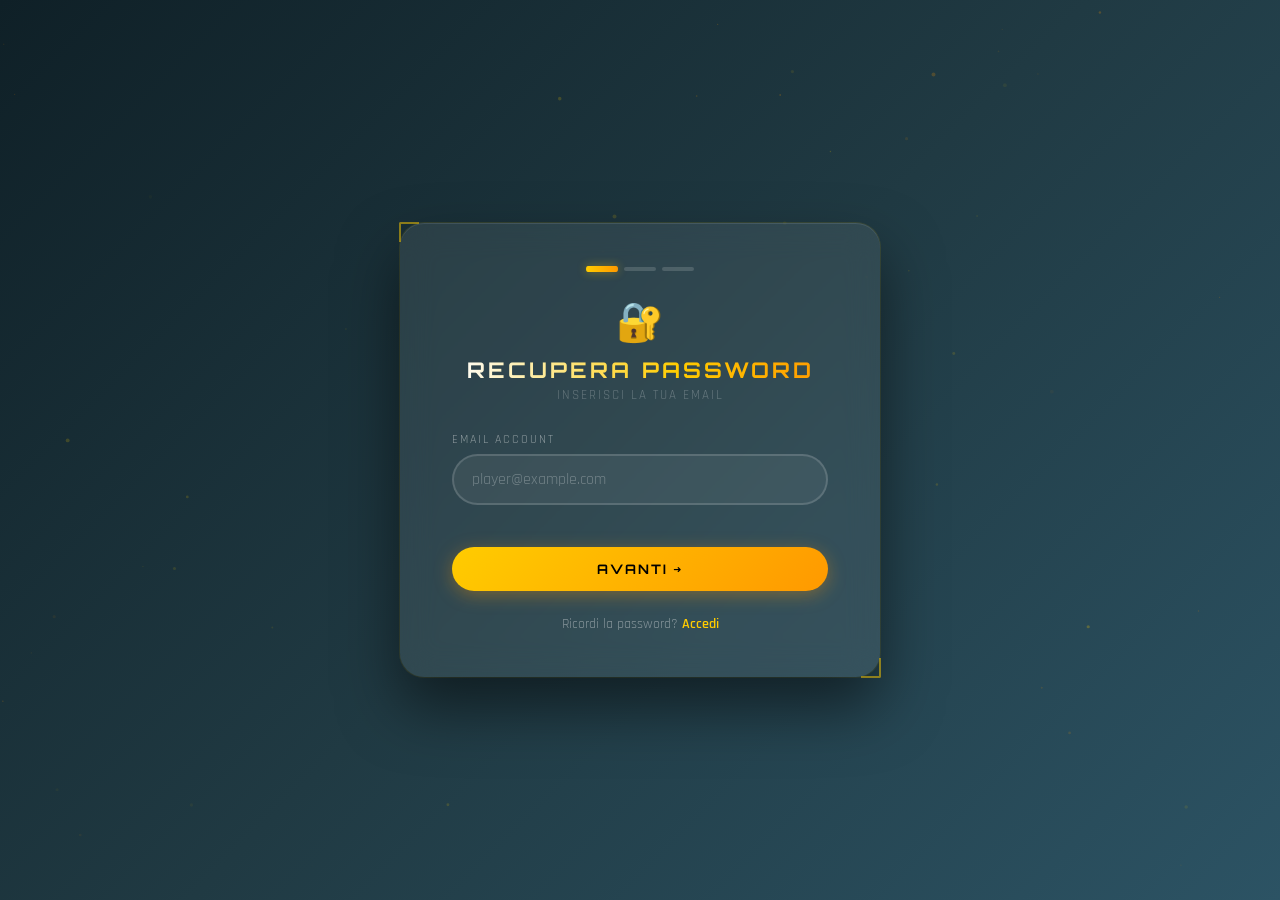
<file: target/GiocoF/forgot-password.html>
<!DOCTYPE html>
<html lang="it">
<head>
<meta charset="UTF-8"/>
<meta name="viewport" content="width=device-width, initial-scale=1.0"/>
<title>Racing Giulio Kart — Recupera Password</title>
<link href="https://fonts.googleapis.com/css2?family=Orbitron:wght@400;700;900&family=Rajdhani:wght@300;400;600&display=swap" rel="stylesheet"/>
<style>
  *, *::before, *::after { box-sizing: border-box; margin: 0; padding: 0; }

  html, body {
    width: 100%; min-height: 100vh;
    font-family: 'Rajdhani', sans-serif;
    overflow-x: hidden;
  }

  body {
    display: flex;
    justify-content: center;
    align-items: center;
    min-height: 100vh;
    background: linear-gradient(135deg, #0f2027, #203a43, #2c5364);
    padding: 32px 16px;
  }

  #bgCanvas {
    position: fixed;
    inset: 0;
    width: 100%;
    height: 100%;
    pointer-events: none;
    z-index: 0;
  }

  .card {
    position: relative;
    z-index: 1;
    background: rgba(255,255,255,0.08);
    backdrop-filter: blur(16px);
    border-radius: 24px;
    padding: 44px 52px;
    width: 90%;
    max-width: 480px;
    text-align: center;
    box-shadow:
      0 30px 60px rgba(0,0,0,0.5),
      0 0 0 1px rgba(255,204,0,0.12),
      inset 0 1px 0 rgba(255,255,255,0.1);
    color: #fff;
    animation: cardIn 0.55s cubic-bezier(0.16,1,0.3,1) both;
  }

  @keyframes cardIn {
    from { opacity:0; transform:translateY(28px) scale(0.97); }
    to   { opacity:1; transform:translateY(0) scale(1); }
  }

  .card::before, .card::after {
    content: '';
    position: absolute;
    width: 20px; height: 20px;
    border-color: #ffcc00;
    border-style: solid;
    opacity: 0.5;
  }
  .card::before { top: -1px; left: -1px; border-width: 2px 0 0 2px; border-radius: 2px 0 0 0; }
  .card::after  { bottom: -1px; right: -1px; border-width: 0 2px 2px 0; border-radius: 0 0 2px 0; }

  .step-icon {
    font-size: 2.4em;
    margin-bottom: 8px;
    display: block;
    animation: iconBounce 0.5s cubic-bezier(0.34,1.56,0.64,1);
  }
  @keyframes iconBounce {
    from { transform: scale(0.5); opacity: 0; }
    to   { transform: scale(1);   opacity: 1; }
  }

  h1 {
    font-family: 'Orbitron', monospace;
    font-size: 1.35em;
    letter-spacing: 3px;
    margin-bottom: 4px;
    background: linear-gradient(90deg, #fff 0%, #ffcc00 60%, #ff9900 100%);
    -webkit-background-clip: text;
    -webkit-text-fill-color: transparent;
    background-clip: text;
  }

  .subtitle {
    opacity: 0.5;
    font-size: 0.82em;
    letter-spacing: 2px;
    margin-bottom: 28px;
    text-transform: uppercase;
    color: #fff;
    -webkit-text-fill-color: rgba(255,255,255,0.5);
  }

  .progress {
    display: flex;
    gap: 6px;
    margin-bottom: 28px;
    justify-content: center;
  }
  .progress-dot {
    width: 32px; height: 4px;
    border-radius: 2px;
    background: rgba(255,255,255,0.15);
    transition: background 0.3s, transform 0.3s;
  }
  .progress-dot.active {
    background: linear-gradient(90deg, #ffcc00, #ff9900);
    transform: scaleY(1.5);
    box-shadow: 0 0 8px rgba(255,204,0,0.4);
  }
  .progress-dot.done {
    background: rgba(255,204,0,0.4);
  }

  .field { margin-bottom: 18px; text-align: left; }
  .field label {
    display: block;
    font-size: 0.76em;
    letter-spacing: 2px;
    color: rgba(255,255,255,0.45);
    margin-bottom: 7px;
    text-transform: uppercase;
  }
  .field input, .field select {
    width: 100%;
    padding: 13px 18px;
    border-radius: 30px;
    border: 2px solid rgba(255,255,255,0.15);
    background: rgba(255,255,255,0.06);
    color: #fff;
    font-family: 'Rajdhani', sans-serif;
    font-size: 1em;
    outline: none;
    transition: border-color 0.2s, background 0.2s, box-shadow 0.2s;
    appearance: none;
  }
  .field select option { background: #1a2a3a; color: #fff; }
  .field input::placeholder { color: rgba(255,255,255,0.28); }
  .field input:focus, .field select:focus {
    border-color: #ffcc00;
    background: rgba(255,204,0,0.06);
    box-shadow: 0 0 0 3px rgba(255,204,0,0.12);
  }

  .domanda-badge {
    display: inline-block;
    background: rgba(255,204,0,0.12);
    border: 1px solid rgba(255,204,0,0.3);
    border-radius: 20px;
    padding: 5px 14px;
    font-size: 0.72em;
    letter-spacing: 1px;
    color: #ffcc00;
    margin-bottom: 16px;
    font-family: 'Orbitron', monospace;
  }

  .domanda-testo {
    background: rgba(255,255,255,0.06);
    border: 1px solid rgba(255,255,255,0.1);
    border-left: 3px solid #ffcc00;
    border-radius: 0 12px 12px 0;
    padding: 12px 16px;
    margin-bottom: 14px;
    text-align: left;
    font-size: 0.95em;
    color: rgba(255,255,255,0.88);
    font-style: italic;
    line-height: 1.4;
  }

  .strength-bar { display: flex; gap: 5px; margin-top: 8px; padding: 0 4px; }
  .strength-bar div { flex:1; height:3px; border-radius:2px; background:rgba(255,255,255,0.12); transition:background 0.3s; }
  .strength-label { font-size:0.72em; color:rgba(255,255,255,0.38); margin-top:4px; text-align:right; padding:0 4px; letter-spacing:1px; }

  .pwd-wrap { position: relative; }
  .pwd-wrap input { padding-right: 48px !important; }
  .pwd-toggle {
    position: absolute;
    right: 14px;
    top: 50%;
    transform: translateY(-50%);
    background: none;
    border: none;
    cursor: pointer;
    color: rgba(255,255,255,0.4);
    padding: 4px;
    transition: color 0.2s;
    display: flex;
    align-items: center;
    justify-content: center;
  }
  .pwd-toggle:hover { color: #ffcc00; }

  .btn-primary {
    margin-top: 6px;
    padding: 14px 40px;
    background: linear-gradient(135deg, #ffcc00, #ff9900);
    color: #000;
    font-family: 'Orbitron', monospace;
    font-size: 0.82em;
    font-weight: 700;
    letter-spacing: 2px;
    border: none;
    border-radius: 30px;
    cursor: pointer;
    width: 100%;
    transition: transform 0.2s, opacity 0.2s, box-shadow 0.2s;
    box-shadow: 0 4px 18px rgba(255,153,0,0.35);
    position: relative;
    overflow: hidden;
  }
  .btn-primary::before {
    content: '';
    position: absolute;
    top: 0; left: -60%;
    width: 40%; height: 100%;
    background: linear-gradient(90deg, transparent, rgba(255,255,255,0.22), transparent);
    transform: skewX(-20deg);
    transition: left 0.5s ease;
  }
  .btn-primary:hover::before { left: 130%; }
  .btn-primary:hover { transform: translateY(-2px); box-shadow: 0 8px 26px rgba(255,153,0,0.5); }
  .btn-primary:active { transform: scale(0.98); }
  .btn-primary:disabled { opacity: 0.55; cursor: not-allowed; transform: none; }

  .errore {
    color: #ff6b6b;
    font-size: 0.85em;
    margin-top: 10px;
    min-height: 18px;
    padding: 0 4px;
    text-align: left;
  }

  /* Box errore evidenziato per risposte sbagliate */
  .errore-box {
    background: rgba(255,107,107,0.1);
    border: 1px solid rgba(255,107,107,0.4);
    border-radius: 10px;
    padding: 12px 16px;
    margin-top: 10px;
    text-align: center;
    color: #ff6b6b;
    font-size: 0.88em;
    display: none;
  }
  .errore-box.on { display: block; }

  /* Evidenzia i campi sbagliati */
  input.sbagliato {
    border-color: #ff6b6b !important;
    background: rgba(255,107,107,0.06) !important;
    animation: shake 0.35s ease;
  }
  @keyframes shake {
    0%,100% { transform: translateX(0); }
    25%      { transform: translateX(-6px); }
    75%      { transform: translateX(6px); }
  }

  .successo-box {
    background: rgba(0,255,136,0.08);
    border: 1px solid rgba(0,255,136,0.3);
    border-radius: 12px;
    padding: 20px;
    margin-top: 8px;
    text-align: center;
  }
  .successo-box .ico { font-size: 2.5em; display: block; margin-bottom: 8px; }
  .successo-box p { color: #00ff88; font-size: 0.95em; line-height: 1.5; }

  .footer-link {
    margin-top: 24px;
    font-size: 0.86em;
    color: rgba(255,255,255,0.4);
  }
  .footer-link a {
    color: #ffcc00;
    text-decoration: none;
    font-weight: 600;
    transition: opacity 0.2s;
  }
  .footer-link a:hover { opacity: 0.75; }

  .step { display: none; animation: stepIn 0.35s ease both; }
  .step.active { display: block; }
  @keyframes stepIn {
    from { opacity: 0; transform: translateX(12px); }
    to   { opacity: 1; transform: translateX(0); }
  }

  .hint-parola {
    font-size: 0.7em;
    color: rgba(255,204,0,0.55);
    margin-top: 5px;
    padding: 0 6px;
    display: flex;
    align-items: center;
    gap: 4px;
  }

  /* Contatore tentativi rimasti */
  .tentativi-badge {
    display: inline-block;
    margin-top: 8px;
    font-size: 0.74em;
    color: rgba(255,204,0,0.7);
    letter-spacing: 1px;
  }
</style>
</head>
<body>

<canvas id="bgCanvas"></canvas>

<div class="card">
  <div class="progress">
    <div class="progress-dot active" id="dot1"></div>
    <div class="progress-dot"        id="dot2"></div>
    <div class="progress-dot"        id="dot3"></div>
  </div>

  <!-- ═══ STEP 1 — Email ═══ -->
  <div class="step active" id="step1">
    <span class="step-icon">🔐</span>
    <h1>RECUPERA PASSWORD</h1>
    <div class="subtitle">Inserisci la tua email</div>

    <div class="field">
      <label>Email account</label>
      <input type="email" id="emailInput" placeholder="player@example.com"
             autocomplete="email" onkeydown="if(event.key==='Enter')cercaDomande()"/>
    </div>

    <div class="errore" id="err1"></div>

    <button class="btn-primary" id="btn1" onclick="cercaDomande()">
      AVANTI ➜
    </button>

    <div class="footer-link">
      Ricordi la password? <a href="javascript:history.back()">Accedi</a>
    </div>
  </div>

  <!-- ═══ STEP 2 — Verifica risposte ═══ -->
  <div class="step" id="step2">
    <span class="step-icon">🛡️</span>
    <h1>VERIFICA IDENTITÀ</h1>
    <div class="subtitle">Rispondi con una sola parola</div>

    <div class="domanda-badge">DOMANDA 1 DI 2</div>
    <div class="domanda-testo" id="domanda1Testo">—</div>
    <div class="field">
      <label>La tua risposta</label>
      <input type="text" id="risp1Input" placeholder="Una sola parola..."
             maxlength="40" autocomplete="off"
             oninput="validaParola(this); pulisciErroreRisposte();"
             onkeydown="if(event.key==='Enter')verificaRisposte()"/>
      <div class="hint-parola">⚡ Solo una parola, senza spazi</div>
    </div>

    <div style="margin-top:8px;" class="domanda-badge">DOMANDA 2 DI 2</div>
    <div class="domanda-testo" id="domanda2Testo">—</div>
    <div class="field">
      <label>La tua risposta</label>
      <input type="text" id="risp2Input" placeholder="Una sola parola..."
             maxlength="40" autocomplete="off"
             oninput="validaParola(this); pulisciErroreRisposte();"
             onkeydown="if(event.key==='Enter')verificaRisposte()"/>
      <div class="hint-parola">⚡ Solo una parola, senza spazi</div>
    </div>

    <!-- Errore risposte sbagliate — ben visibile -->
    <div class="errore-box" id="errBoxRisposte">
      ❌ Risposte errate — riprova
      <div class="tentativi-badge" id="tentativiRimasti"></div>
    </div>

    <div class="errore" id="err2"></div>

    <button class="btn-primary" id="btn2" onclick="verificaRisposte()">
      VERIFICA ➜
    </button>
  </div>

  <!-- ═══ STEP 3 — Nuova password ═══ -->
  <div class="step" id="step3">
    <span class="step-icon">🔑</span>
    <h1>NUOVA PASSWORD</h1>
    <div class="subtitle">Scegli una nuova password</div>

    <div class="field">
      <label>Nuova password</label>
      <div class="pwd-wrap">
        <input type="password" id="nuovaPass" placeholder="Min. 6 caratteri"
               oninput="checkStrength(this.value)"/>
        <button type="button" class="pwd-toggle" onclick="togglePwd('nuovaPass',this)" tabindex="-1" title="Mostra/nascondi password">
          <svg width="20" height="20" viewBox="0 0 24 24" fill="none" stroke="currentColor" stroke-width="2" stroke-linecap="round" stroke-linejoin="round"><path d="M1 12s4-8 11-8 11 8 11 8-4 8-11 8-11-8-11-8z"/><circle cx="12" cy="12" r="3"/></svg>
        </button>
      </div>
      <div class="strength-bar">
        <div id="sb1"></div><div id="sb2"></div><div id="sb3"></div><div id="sb4"></div>
      </div>
      <div class="strength-label" id="sbLabel"></div>
    </div>
    <div class="field">
      <label>Conferma password</label>
      <div class="pwd-wrap">
        <input type="password" id="confermaPass" placeholder="Ripeti la password"
               onkeydown="if(event.key==='Enter')resetPassword()"/>
        <button type="button" class="pwd-toggle" onclick="togglePwd('confermaPass',this)" tabindex="-1" title="Mostra/nascondi password">
          <svg width="20" height="20" viewBox="0 0 24 24" fill="none" stroke="currentColor" stroke-width="2" stroke-linecap="round" stroke-linejoin="round"><path d="M1 12s4-8 11-8 11 8 11 8-4 8-11 8-11-8-11-8z"/><circle cx="12" cy="12" r="3"/></svg>
        </button>
      </div>
    </div>

    <div class="errore" id="err3"></div>

    <button class="btn-primary" id="btn3" onclick="resetPassword()">
      SALVA PASSWORD ➜
    </button>
  </div>

  <!-- ═══ STEP 4 — Successo ═══ -->
  <div class="step" id="step4">
    <span class="step-icon">🏁</span>
    <h1>FATTO!</h1>
    <div class="subtitle">Password aggiornata</div>
    <div class="successo-box">
      <span class="ico">✅</span>
      <p>La tua password è stata aggiornata con successo!<br>
         Ora puoi accedere al gioco con la nuova password.</p>
    </div>
    <button class="btn-primary" style="margin-top:24px;" onclick="window.location.href='login.html'">
      🏎️ TORNA AL LOGIN
    </button>
  </div>
</div>

<script>
// ── State ────────────────────────────────────────────────────────────────────
let _email = '';
let _domanda1 = '', _domanda2 = '';
// Contatore tentativi sbagliati per lo step 2
let _tentativiFalliti = 0;
const MAX_TENTATIVI = 5;

// ── Toggle password visibility ───────────────────────────────────────────────
function togglePwd(id, btn) {
  const inp = document.getElementById(id);
  const isHidden = inp.type === 'password';
  inp.type = isHidden ? 'text' : 'password';
  const svg = btn.querySelector('svg');
  if (isHidden) {
    svg.innerHTML = '<path d="M17.94 17.94A10.07 10.07 0 0 1 12 20c-7 0-11-8-11-8a18.45 18.45 0 0 1 5.06-5.94"/><path d="M9.9 4.24A9.12 9.12 0 0 1 12 4c7 0 11 8 11 8a18.5 18.5 0 0 1-2.16 3.19"/><line x1="1" y1="1" x2="23" y2="23"/>';
  } else {
    svg.innerHTML = '<path d="M1 12s4-8 11-8 11 8 11 8-4 8-11 8-11-8-11-8z"/><circle cx="12" cy="12" r="3"/>';
  }
}

// ── Helpers ──────────────────────────────────────────────────────────────────
function goStep(n) {
  document.querySelectorAll('.step').forEach((s,i) => s.classList.toggle('active', i === n - 1));
  const dots = ['dot1','dot2','dot3'];
  dots.forEach((id, i) => {
    const el = document.getElementById(id);
    el.classList.toggle('active', i === n - 1);
    el.classList.toggle('done',   i <  n - 1);
  });
}

function validaParola(input) {
  input.value = input.value.replace(/\s/g, '');
}

function pulisciErroreRisposte() {
  document.getElementById('errBoxRisposte').classList.remove('on');
  document.getElementById('risp1Input').classList.remove('sbagliato');
  document.getElementById('risp2Input').classList.remove('sbagliato');
}

function checkStrength(val) {
  const bars  = ['sb1','sb2','sb3','sb4'].map(id => document.getElementById(id));
  const label = document.getElementById('sbLabel');
  const colors = ['#ff6b6b','#ff9900','#ffcc00','#00ff88'];
  const labels = ['DEBOLE','DISCRETA','BUONA','OTTIMA'];
  let score = 0;
  if (val.length >= 6)  score++;
  if (val.length >= 10) score++;
  if (/[A-Z]/.test(val) && /[0-9]/.test(val)) score++;
  if (/[^A-Za-z0-9]/.test(val)) score++;
  bars.forEach((b, i) => { b.style.background = i < score ? colors[score - 1] : 'rgba(255,255,255,0.12)'; });
  label.textContent = val.length > 0 ? (labels[score - 1] || '') : '';
  label.style.color = score > 0 ? colors[score - 1] : 'rgba(255,255,255,0.38)';
}

function setLoading(btnId, loading, testo) {
  const btn = document.getElementById(btnId);
  btn.disabled = loading;
  btn.textContent = loading ? 'ATTENDERE...' : testo;
}

// ── Step 1: cerca domande per email ─────────────────────────────────────────
async function cercaDomande() {
  const email = document.getElementById('emailInput').value.trim();
  const err   = document.getElementById('err1');
  err.textContent = '';
  if (!email) { err.textContent = 'Inserisci la tua email.'; return; }

  setLoading('btn1', true, 'AVANTI ➜');
  try {
    const res  = await fetch('/GetDomandeSicurezza?email=' + encodeURIComponent(email));
    const data = await res.json();
    if (data.ok) {
      _email    = email;
      _domanda1 = data.domanda1;
      _domanda2 = data.domanda2;
      _tentativiFalliti = 0;
      document.getElementById('domanda1Testo').textContent = _domanda1;
      document.getElementById('domanda2Testo').textContent = _domanda2;
      // Pulisci i campi risposta
      document.getElementById('risp1Input').value = '';
      document.getElementById('risp2Input').value = '';
      pulisciErroreRisposte();
      document.getElementById('err2').textContent = '';
      goStep(2);
    } else {
      err.textContent = data.errore || 'Errore nella ricerca account.';
    }
  } catch(e) {
    err.textContent = 'Errore di connessione al server.';
  }
  setLoading('btn1', false, 'AVANTI ➜');
}

// ── Step 2: verifica risposte contro il server ───────────────────────────────
// La verifica avviene QUI, prima di mostrare lo step 3.
// In questo modo l'utente non può mai arrivare alla nuova password
// se le risposte sono sbagliate.
async function verificaRisposte() {
  const r1  = document.getElementById('risp1Input').value.trim().toLowerCase();
  const r2  = document.getElementById('risp2Input').value.trim().toLowerCase();
  const err = document.getElementById('err2');
  err.textContent = '';
  pulisciErroreRisposte();

  if (!r1 || !r2) { err.textContent = 'Inserisci entrambe le risposte.'; return; }
  if (r1.includes(' ')) { err.textContent = 'La risposta 1 deve essere una sola parola.'; return; }
  if (r2.includes(' ')) { err.textContent = 'La risposta 2 deve essere una sola parola.'; return; }

  // Troppi tentativi: blocca il form
  if (_tentativiFalliti >= MAX_TENTATIVI) {
    mostraErroreRisposte('Troppi tentativi errati. Ricarica la pagina e riprova.', true);
    return;
  }

  setLoading('btn2', true, 'VERIFICA ➜');

  try {
    // Chiamata al server per verificare le risposte SENZA cambiare la password.
    // Inviamo una password temporanea identica a quella attuale (il server
    // verifica le risposte e fallisce sul cambio password solo se corrette
    // ma password non valida) — meglio: aggiungiamo un endpoint dedicato.
    //
    // Dato che ResetPasswordServlet verifica prima le risposte e poi cambia
    // la password, possiamo sfruttarlo inviando una password fittizia di 6
    // caratteri: se risponde "Risposte errate" le risposte sono sbagliate;
    // se risponde "ok:true" o qualsiasi altro errore NON relativo alle risposte,
    // le risposte sono corrette e passiamo allo step 3.
    //
    // In alternativa ottimale (se si aggiunge VerificaRisposteServlet al backend):
    //   const res = await fetch('/VerificaRisposte', { method:'POST', ... });
    //
    // Con l'attuale backend usiamo ResetPassword con password placeholder:
    const params = new URLSearchParams();
    params.append('email',         _email);
    params.append('risposta1',     r1);
    params.append('risposta2',     r2);
    params.append('nuovaPassword', '__VERIFICA_ONLY__PLACEHOLDER__'); // placeholder non valido

    const res  = await fetch('/ResetPassword', {
      method: 'POST',
      headers: { 'Content-Type': 'application/x-www-form-urlencoded' },
      body: params.toString()
    });
    const data = await res.json();

    if (data.ok) {
      // Caso improbabile: placeholder accettato — ok comunque, le risposte sono corrette
      // Salviamo le risposte verificate e andiamo allo step 3
      window._r1 = r1;
      window._r2 = r2;
      _tentativiFalliti = 0;
      goStep(3);
    } else {
      const errMsg = (data.errore || '').toLowerCase();

      if (errMsg.includes('risposte errate') || errMsg.includes('risposta')) {
        // ❌ Risposte sbagliate: resta sullo step 2 e mostra l'errore
        _tentativiFalliti++;
        const rimasti = MAX_TENTATIVI - _tentativiFalliti;
        mostraErroreRisposte(
          rimasti > 0
            ? `❌ Risposte errate — ti rimangono ${rimasti} tentativi`
            : '🚫 Troppi tentativi. Ricarica la pagina.',
          rimasti <= 0
        );
        // Evidenzia i campi
        document.getElementById('risp1Input').classList.add('sbagliato');
        document.getElementById('risp2Input').classList.add('sbagliato');
        // Svuota i campi per costringere a reinserire
        document.getElementById('risp1Input').value = '';
        document.getElementById('risp2Input').value = '';
      } else if (errMsg.includes('password') && errMsg.includes('6')) {
        // Il placeholder non è valido (meno di 6 caratteri) MA le risposte sono corrette
        // → passiamo allo step 3
        window._r1 = r1;
        window._r2 = r2;
        _tentativiFalliti = 0;
        goStep(3);
      } else {
        // Altro errore (account non trovato, Google, ecc.)
        err.textContent = data.errore || 'Errore verifica.';
      }
    }
  } catch(e) {
    err.textContent = 'Errore di connessione al server.';
  }

  setLoading('btn2', false, 'VERIFICA ➜');
}

function mostraErroreRisposte(messaggio, disabilita) {
  const box = document.getElementById('errBoxRisposte');
  box.innerHTML = messaggio;
  box.classList.add('on');
  if (disabilita) {
    document.getElementById('btn2').disabled = true;
    document.getElementById('risp1Input').disabled = true;
    document.getElementById('risp2Input').disabled = true;
  }
}

// ── Step 3: reset password ───────────────────────────────────────────────────
async function resetPassword() {
  const nuova    = document.getElementById('nuovaPass').value.trim();
  const conferma = document.getElementById('confermaPass').value.trim();
  const err      = document.getElementById('err3');
  err.textContent = '';

  if (nuova.length < 6)   { err.textContent = 'La password deve essere almeno 6 caratteri.'; return; }
  if (nuova !== conferma) { err.textContent = 'Le password non coincidono.'; return; }

  setLoading('btn3', true, 'SALVA PASSWORD ➜');
  try {
    const params = new URLSearchParams();
    params.append('email',         _email);
    params.append('risposta1',     window._r1);
    params.append('risposta2',     window._r2);
    params.append('nuovaPassword', nuova);

    const res  = await fetch('/ResetPassword', {
      method: 'POST',
      headers: { 'Content-Type': 'application/x-www-form-urlencoded' },
      body: params.toString()
    });
    const data = await res.json();

    if (data.ok) {
      document.querySelector('.progress').style.display = 'none';
      goStep(4);
    } else {
      // Se per qualche motivo le risposte sono ora rifiutate (es. sessione scaduta)
      // rimanda allo step 2
      if ((data.errore || '').toLowerCase().includes('risposte')) {
        err.textContent = '';
        alert('Sessione scaduta. Ricomincia dal principio.');
        window.location.reload();
      } else {
        err.textContent = data.errore || 'Errore aggiornamento password.';
      }
    }
  } catch(e) {
    err.textContent = 'Errore di connessione al server.';
  }
  setLoading('btn3', false, 'SALVA PASSWORD ➜');
}

// ── Sfondo particelle ────────────────────────────────────────────────────────
(function() {
  const cv  = document.getElementById('bgCanvas');
  const ctx = cv.getContext('2d');
  cv.width  = window.innerWidth;
  cv.height = window.innerHeight;
  window.addEventListener('resize', () => { cv.width = window.innerWidth; cv.height = window.innerHeight; });

  function mkP() {
    return { x: Math.random()*cv.width, y: Math.random()*cv.height,
             r: 0.5+Math.random()*1.5, vx: (Math.random()-0.5)*0.3, vy: -0.2-Math.random()*0.4,
             alpha: 0.08+Math.random()*0.25, color: Math.random()>0.5?'#ffcc00':'#ff9900' };
  }
  const parts = Array.from({length:55}, mkP);

  (function loop() {
    ctx.clearRect(0, 0, cv.width, cv.height);
    parts.forEach(p => {
      ctx.beginPath(); ctx.arc(p.x, p.y, p.r, 0, Math.PI*2);
      ctx.fillStyle = p.color; ctx.globalAlpha = p.alpha; ctx.fill(); ctx.globalAlpha = 1;
      p.x += p.vx; p.y += p.vy; p.alpha -= 0.002;
      if (p.alpha <= 0 || p.y < 0) Object.assign(p, mkP());
    });
    requestAnimationFrame(loop);
  })();
})();
</script>
</body>
</html>
</file>
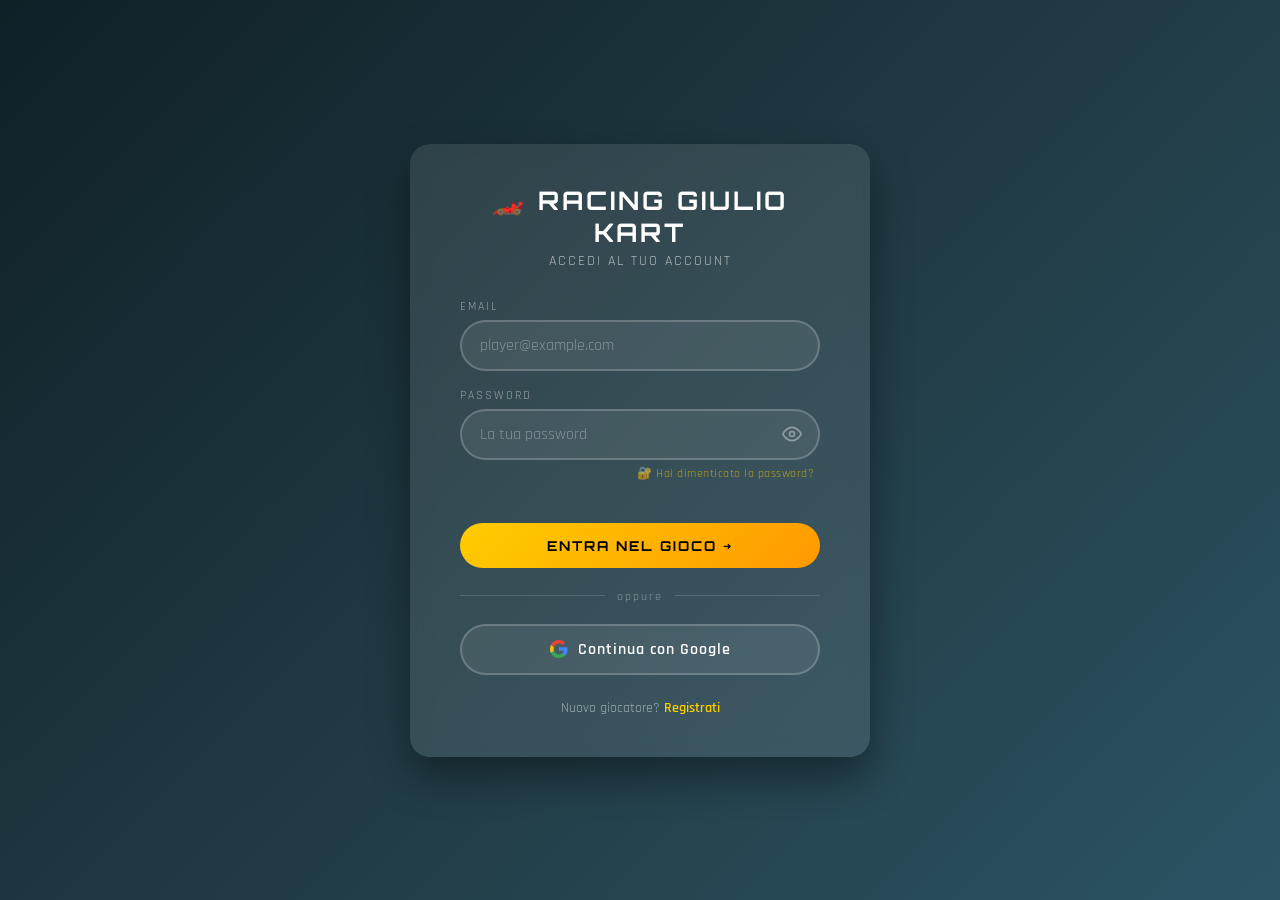
<file: target/GiocoF/login.html>
<!DOCTYPE html>
<html lang="it">
<head>
<meta charset="UTF-8"/>
<meta name="viewport" content="width=device-width, initial-scale=1.0"/>
<title>Racing Giulio Kart — Login</title>
<link href="https://fonts.googleapis.com/css2?family=Orbitron:wght@400;700;900&family=Rajdhani:wght@300;400;600&display=swap" rel="stylesheet"/>
<style>
  *, *::before, *::after { box-sizing: border-box; margin: 0; padding: 0; }

  html, body {
    width: 100%; height: 100vh;
    margin: 0; padding: 0; overflow: hidden;
    font-family: 'Rajdhani', sans-serif;
  }

  body {
    display: flex;
    justify-content: center;
    align-items: center;
    background: linear-gradient(135deg, #0f2027, #203a43, #2c5364);
  }

  .card {
    background: rgba(255,255,255,0.1);
    backdrop-filter: blur(10px);
    border-radius: 20px;
    padding: 40px 50px;
    width: 90%;
    max-width: 460px;
    text-align: center;
    box-shadow: 0 20px 40px rgba(0,0,0,0.4);
    color: #fff;
  }

  .card h1 {
    font-family: 'Orbitron', monospace;
    font-size: 1.6em;
    margin-bottom: 4px;
    letter-spacing: 3px;
  }

  .subtitle {
    opacity: 0.6;
    font-size: 0.85em;
    letter-spacing: 2px;
    margin-bottom: 28px;
    text-transform: uppercase;
  }

  .field { margin-bottom: 16px; text-align: left; }
  .field label {
    display: block;
    font-size: 0.78em;
    letter-spacing: 2px;
    color: rgba(255,255,255,0.5);
    margin-bottom: 6px;
    text-transform: uppercase;
  }
  .field input {
    width: 100%;
    padding: 13px 18px;
    border-radius: 30px;
    border: 2px solid rgba(255,255,255,0.2);
    background: rgba(255,255,255,0.08);
    color: #fff;
    font-family: 'Rajdhani', sans-serif;
    font-size: 1em;
    outline: none;
    transition: border-color 0.2s, background 0.2s;
  }
  .field input::placeholder { color: rgba(255,255,255,0.35); }
  .field input:focus { border-color: #ffcc00; background: rgba(255,204,0,0.06); }

  /* Password toggle */
  .pwd-wrap { position: relative; }
  .pwd-wrap input { padding-right: 48px; }
  .pwd-toggle {
    position: absolute;
    right: 14px;
    top: 50%;
    transform: translateY(-50%);
    background: none;
    border: none;
    cursor: pointer;
    color: rgba(255,255,255,0.4);
    font-size: 1.1em;
    line-height: 1;
    padding: 4px;
    transition: color 0.2s;
    display: flex;
    align-items: center;
    justify-content: center;
  }
  .pwd-toggle:hover { color: #ffcc00; }

  /* Link "dimentica password" sotto il campo password */
  .forgot-link {
    display: block;
    text-align: right;
    margin-top: 6px;
    padding-right: 6px;
    font-size: 0.76em;
    color: rgba(255,204,0,0.65);
    text-decoration: none;
    letter-spacing: 0.5px;
    transition: color 0.2s;
  }
  .forgot-link:hover { color: #ffcc00; }

  .btn-primary {
    margin-top: 8px;
    padding: 14px 40px;
    background: linear-gradient(135deg, #ffcc00, #ff9900);
    color: #000;
    font-family: 'Orbitron', monospace;
    font-size: 0.85em;
    font-weight: 700;
    letter-spacing: 2px;
    border: none;
    border-radius: 30px;
    cursor: pointer;
    width: 100%;
    transition: transform 0.2s, opacity 0.2s;
  }
  .btn-primary:hover { transform: translateY(-2px); }
  .btn-primary:active { transform: scale(0.98); }
  .btn-primary:disabled { opacity: 0.6; cursor: not-allowed; transform: none; }

  .separator {
    display: flex; align-items: center; gap: 12px;
    margin: 20px 0;
  }
  .separator-line { flex: 1; height: 1px; background: rgba(255,255,255,0.15); }
  .separator-text { font-size: 0.78em; color: rgba(255,255,255,0.4); letter-spacing: 2px; }

  .btn-google {
    width: 100%;
    padding: 13px;
    background: rgba(255,255,255,0.08);
    border: 2px solid rgba(255,255,255,0.2);
    color: #fff;
    font-family: 'Rajdhani', sans-serif;
    font-size: 1em;
    font-weight: 600;
    letter-spacing: 1px;
    border-radius: 30px;
    cursor: pointer;
    display: flex; align-items: center; justify-content: center; gap: 10px;
    transition: border-color 0.2s, background 0.2s, transform 0.2s;
  }
  .btn-google:hover { border-color: #ffcc00; background: rgba(255,204,0,0.06); transform: translateY(-2px); }
  .google-icon { width: 18px; height: 18px; flex-shrink: 0; }

  .errore { color: #ff6b6b; font-size: 0.88em; margin-top: 10px; min-height: 18px; }

  .footer-link { margin-top: 24px; font-size: 0.88em; color: rgba(255,255,255,0.5); }
  .footer-link a { color: #ffcc00; text-decoration: none; font-weight: 600; }
  .footer-link a:hover { opacity: 0.75; }
</style>
</head>
<body>
<div class="card">
  <h1>🏎️ RACING GIULIO KART</h1>
  <div class="subtitle">Accedi al tuo account</div>

  <div class="field">
    <label>Email</label>
    <input type="email" id="email" placeholder="player@example.com" autocomplete="email"/>
  </div>

  <div class="field">
    <label>Password</label>
    <div class="pwd-wrap">
      <input type="password" id="password" placeholder="La tua password"
             autocomplete="current-password"/>
      <button type="button" class="pwd-toggle" onclick="togglePwd('password',this)" tabindex="-1" title="Mostra/nascondi password">
        <svg id="eye-password" width="20" height="20" viewBox="0 0 24 24" fill="none" stroke="currentColor" stroke-width="2" stroke-linecap="round" stroke-linejoin="round"><path d="M1 12s4-8 11-8 11 8 11 8-4 8-11 8-11-8-11-8z"/><circle cx="12" cy="12" r="3"/></svg>
      </button>
    </div>
    <!-- Link recupero password -->
    <a class="forgot-link" href="forgot-password.html">🔐 Hai dimenticato la password?</a>
  </div>

  <div class="errore" id="erroreMsg"></div>

  <button class="btn-primary" id="loginBtn" onclick="doLogin()">ENTRA NEL GIOCO ➜</button>

  <div class="separator">
    <div class="separator-line"></div>
    <div class="separator-text">oppure</div>
    <div class="separator-line"></div>
  </div>

  <button class="btn-google" onclick="doGoogleLogin()">
    <svg class="google-icon" viewBox="0 0 18 18" xmlns="http://www.w3.org/2000/svg">
      <path fill="#4285F4" d="M17.64 9.2c0-.637-.057-1.251-.164-1.84H9v3.481h4.844c-.209 1.125-.843 2.078-1.796 2.716v2.259h2.908c1.702-1.567 2.684-3.875 2.684-6.615z"/>
      <path fill="#34A853" d="M9 18c2.43 0 4.467-.806 5.956-2.18l-2.908-2.259c-.806.54-1.837.86-3.048.86-2.344 0-4.328-1.584-5.036-3.711H.957v2.332A8.997 8.997 0 0 0 9 18z"/>
      <path fill="#FBBC05" d="M3.964 10.71A5.41 5.41 0 0 1 3.682 9c0-.593.102-1.17.282-1.71V4.958H.957A8.996 8.996 0 0 0 0 9c0 1.452.348 2.827.957 4.042l3.007-2.332z"/>
      <path fill="#EA4335" d="M9 3.58c1.321 0 2.508.454 3.44 1.345l2.582-2.58C13.463.891 11.426 0 9 0A8.997 8.997 0 0 0 .957 4.958L3.964 7.29C4.672 5.163 6.656 3.58 9 3.58z"/>
    </svg>
    Continua con Google
  </button>

  <div class="footer-link">
    Nuovo giocatore? <a href="register.html">Registrati</a>
  </div>
</div>

<script>
function togglePwd(id, btn) {
  const inp = document.getElementById(id);
  const isHidden = inp.type === 'password';
  inp.type = isHidden ? 'text' : 'password';
  const svg = btn.querySelector('svg');
  if (isHidden) {
    // occhio sbarrato
    svg.innerHTML = '<path d="M17.94 17.94A10.07 10.07 0 0 1 12 20c-7 0-11-8-11-8a18.45 18.45 0 0 1 5.06-5.94"/><path d="M9.9 4.24A9.12 9.12 0 0 1 12 4c7 0 11 8 11 8a18.5 18.5 0 0 1-2.16 3.19"/><line x1="1" y1="1" x2="23" y2="23"/>';
  } else {
    // occhio aperto
    svg.innerHTML = '<path d="M1 12s4-8 11-8 11 8 11 8-4 8-11 8-11-8-11-8z"/><circle cx="12" cy="12" r="3"/>';
  }
}

async function doLogin() {
  const email    = document.getElementById('email').value.trim();
  const password = document.getElementById('password').value.trim();
  const errEl    = document.getElementById('erroreMsg');
  const btn      = document.getElementById('loginBtn');

  errEl.textContent = '';
  if (!email || !password) { errEl.textContent = 'Inserisci email e password.'; return; }

  btn.textContent = 'ACCESSO IN CORSO...';
  btn.disabled = true;

  try {
    const fd = new URLSearchParams();
    fd.append('email', email);
    fd.append('password', password);
    const res  = await fetch('Login', { method: 'POST', body: fd });
    const data = await res.json();

    if (data.ok) {
      btn.textContent = '✓ ACCESSO EFFETTUATO';
      const params = new URLSearchParams(window.location.search);
      const redirect = params.get('redirect') || 'GIOCO.html';
      setTimeout(() => { window.location.href = redirect; }, 800);
    } else {
      errEl.textContent = data.errore || 'Email o password errati.';
      btn.textContent = 'ENTRA NEL GIOCO ➜';
      btn.disabled = false;
    }
  } catch (e) {
    errEl.textContent = 'Errore di connessione al server.';
    btn.textContent = 'ENTRA NEL GIOCO ➜';
    btn.disabled = false;
  }
}

function doGoogleLogin() {
  const params = new URLSearchParams(window.location.search);
  const redirect = params.get('redirect') || 'GIOCO.html';
  window.location.href = 'GoogleLogin?redirect=' + encodeURIComponent(redirect);
}
document.addEventListener('keydown', e => { if (e.key === 'Enter') doLogin(); });
</script>
</body>
</html>
</file>
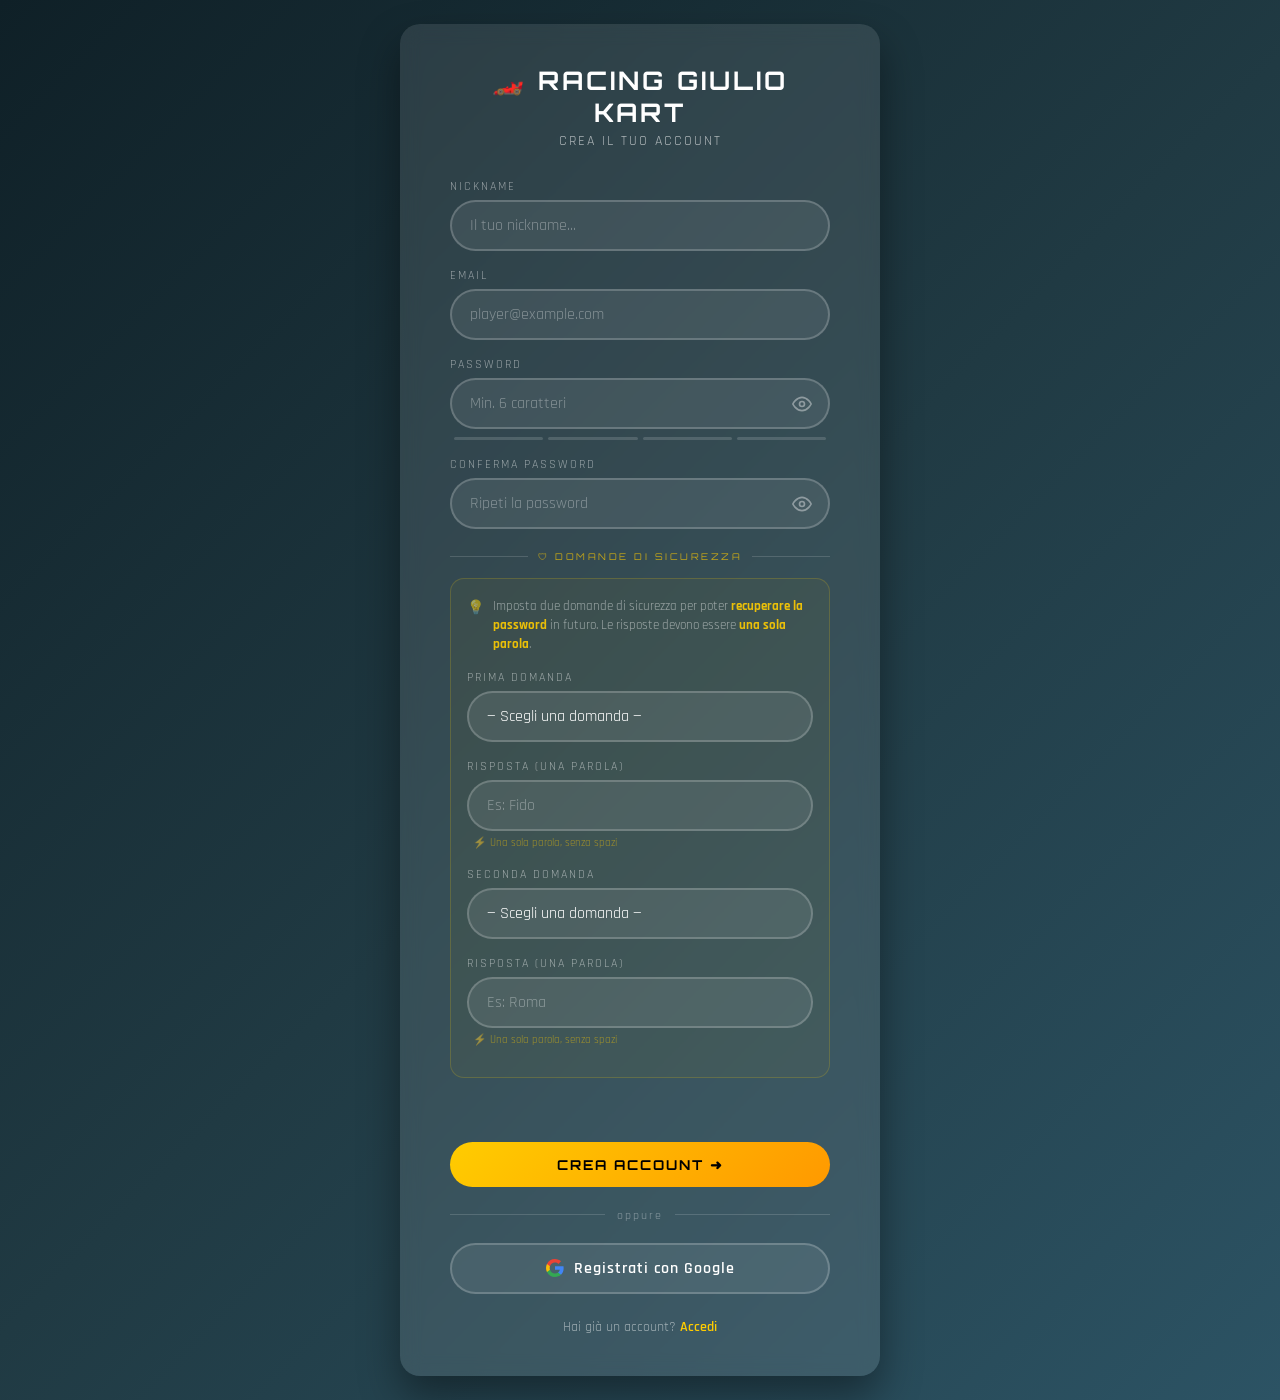
<file: target/GiocoF/register.html>
<!DOCTYPE html>
<html lang="it">
<head>
<meta charset="UTF-8"/>
<meta name="viewport" content="width=device-width, initial-scale=1.0"/>
<title>Racing Giulio Kart — Registrazione</title>
<link href="https://fonts.googleapis.com/css2?family=Orbitron:wght@400;700;900&family=Rajdhani:wght@300;400;600&display=swap" rel="stylesheet"/>
<style>
  *, *::before, *::after { box-sizing: border-box; margin: 0; padding: 0; }

  html, body {
    width: 100%; min-height: 100vh;
    font-family: 'Rajdhani', sans-serif;
  }

  body {
    display: flex;
    justify-content: center;
    align-items: center;
    background: linear-gradient(135deg, #0f2027, #203a43, #2c5364);
    padding: 24px 0;
  }

  .card {
    background: rgba(255,255,255,0.1);
    backdrop-filter: blur(10px);
    border-radius: 20px;
    padding: 40px 50px;
    width: 90%;
    max-width: 480px;
    text-align: center;
    box-shadow: 0 20px 40px rgba(0,0,0,0.4);
    color: #fff;
  }

  .card h1 {
    font-family: 'Orbitron', monospace;
    font-size: 1.6em;
    margin-bottom: 4px;
    letter-spacing: 3px;
  }

  .subtitle {
    opacity: 0.6;
    font-size: 0.85em;
    letter-spacing: 2px;
    margin-bottom: 28px;
    text-transform: uppercase;
  }

  /* ── Sezione separatore ── */
  .section-divider {
    display: flex;
    align-items: center;
    gap: 10px;
    margin: 22px 0 16px;
  }
  .section-divider .line { flex:1; height:1px; background:rgba(255,255,255,0.15); }
  .section-divider .label {
    font-family: 'Orbitron', monospace;
    font-size: 0.58em;
    letter-spacing: 2.5px;
    color: rgba(255,204,0,0.7);
    white-space: nowrap;
    text-transform: uppercase;
  }

  /* ── Badge opzionale ── */
  .badge-opzionale {
    display: inline-block;
    background: rgba(255,204,0,0.1);
    border: 1px solid rgba(255,204,0,0.3);
    border-radius: 20px;
    padding: 3px 12px;
    font-size: 0.68em;
    letter-spacing: 1px;
    color: #ffcc00;
    margin-bottom: 10px;
    vertical-align: middle;
  }

  /* ── Box domande di sicurezza ── */
  .security-box {
    background: rgba(255,204,0,0.04);
    border: 1px solid rgba(255,204,0,0.18);
    border-radius: 14px;
    padding: 18px 16px 14px;
    margin-bottom: 4px;
    text-align: left;
  }
  .security-box .desc {
    font-size: 0.8em;
    color: rgba(255,255,255,0.5);
    margin-bottom: 14px;
    line-height: 1.5;
    display: flex;
    gap: 8px;
    align-items: flex-start;
  }
  .security-box .desc .ico { font-size: 1.1em; flex-shrink: 0; margin-top: 1px; }

  .field { margin-bottom: 16px; text-align: left; }
  .field label {
    display: block;
    font-size: 0.78em;
    letter-spacing: 2px;
    color: rgba(255,255,255,0.5);
    margin-bottom: 6px;
    text-transform: uppercase;
  }
  .field input, .field select {
    width: 100%;
    padding: 13px 18px;
    border-radius: 30px;
    border: 2px solid rgba(255,255,255,0.2);
    background: rgba(255,255,255,0.08);
    color: #fff;
    font-family: 'Rajdhani', sans-serif;
    font-size: 1em;
    outline: none;
    transition: border-color 0.2s, background 0.2s;
    appearance: none;
  }
  .field select option { background: #1a2a3a; color: #fff; }
  .field input::placeholder { color: rgba(255,255,255,0.35); }
  .field input:focus, .field select:focus {
    border-color: #ffcc00;
    background: rgba(255,204,0,0.06);
  }

  /* hint una parola */
  .hint-parola {
    font-size: 0.68em;
    color: rgba(255,204,0,0.5);
    margin-top: 5px;
    padding: 0 6px;
  }

  /* Barra forza password */
  .strength-bar { display: flex; gap: 5px; margin-top: 8px; padding: 0 4px; }
  .strength-bar div { flex: 1; height: 3px; border-radius: 2px; background: rgba(255,255,255,0.15); transition: background 0.3s; }
  .strength-label { font-size: 0.75em; color: rgba(255,255,255,0.4); margin-top: 4px; text-align: right; padding: 0 4px; letter-spacing: 1px; }

  .btn-primary {
    margin-top: 8px;
    padding: 14px 40px;
    background: linear-gradient(135deg, #ffcc00, #ff9900);
    color: #000;
    font-family: 'Orbitron', monospace;
    font-size: 0.85em;
    font-weight: 700;
    letter-spacing: 2px;
    border: none;
    border-radius: 30px;
    cursor: pointer;
    width: 100%;
    transition: transform 0.2s, opacity 0.2s;
  }
  .btn-primary:hover { transform: translateY(-2px); }
  .btn-primary:active { transform: scale(0.98); }
  .btn-primary:disabled { opacity: 0.6; cursor: not-allowed; transform: none; }

  .separator {
    display: flex; align-items: center; gap: 12px;
    margin: 20px 0;
  }
  .separator-line { flex: 1; height: 1px; background: rgba(255,255,255,0.15); }
  .separator-text { font-size: 0.78em; color: rgba(255,255,255,0.4); letter-spacing: 2px; }

  .btn-google {
    width: 100%;
    padding: 13px;
    background: rgba(255,255,255,0.08);
    border: 2px solid rgba(255,255,255,0.2);
    color: #fff;
    font-family: 'Rajdhani', sans-serif;
    font-size: 1em;
    font-weight: 600;
    letter-spacing: 1px;
    border-radius: 30px;
    cursor: pointer;
    display: flex; align-items: center; justify-content: center; gap: 10px;
    transition: border-color 0.2s, background 0.2s, transform 0.2s;
  }
  .btn-google:hover { border-color: #ffcc00; background: rgba(255,204,0,0.06); transform: translateY(-2px); }
  .google-icon { width: 18px; height: 18px; flex-shrink: 0; }

  .errore  { color: #ff6b6b; font-size: 0.88em; margin-top: 10px; min-height: 18px; }
  .successo { color: #00ff88; font-size: 0.88em; margin-top: 10px; min-height: 18px; }

  /* Password toggle */
  .pwd-wrap { position: relative; }
  .pwd-wrap input { padding-right: 48px !important; }
  .pwd-toggle {
    position: absolute;
    right: 14px;
    top: 50%;
    transform: translateY(-50%);
    background: none;
    border: none;
    cursor: pointer;
    color: rgba(255,255,255,0.4);
    font-size: 1.1em;
    line-height: 1;
    padding: 4px;
    transition: color 0.2s;
    display: flex;
    align-items: center;
    justify-content: center;
  }
  .pwd-toggle:hover { color: #ffcc00; }

  .footer-link { margin-top: 24px; font-size: 0.88em; color: rgba(255,255,255,0.5); }
  .footer-link a { color: #ffcc00; text-decoration: none; font-weight: 600; }
  .footer-link a:hover { opacity: 0.75; }
</style>
</head>
<body>
<div class="card">
  <h1>🏎️ RACING GIULIO KART</h1>
  <div class="subtitle">Crea il tuo account</div>

  <!-- ── CAMPI BASE ── -->
  <div class="field">
    <label>Nickname</label>
    <input type="text" id="nak_name" placeholder="Il tuo nickname..." maxlength="50"/>
  </div>
  <div class="field">
    <label>Email</label>
    <input type="email" id="email" placeholder="player@example.com" autocomplete="email"/>
  </div>
  <div class="field">
    <label>Password</label>
    <div class="pwd-wrap">
      <input type="password" id="password" placeholder="Min. 6 caratteri" oninput="checkStrength(this.value)"/>
      <button type="button" class="pwd-toggle" onclick="togglePwd('password',this)" tabindex="-1" title="Mostra/nascondi password">
        <svg width="20" height="20" viewBox="0 0 24 24" fill="none" stroke="currentColor" stroke-width="2" stroke-linecap="round" stroke-linejoin="round"><path d="M1 12s4-8 11-8 11 8 11 8-4 8-11 8-11-8-11-8z"/><circle cx="12" cy="12" r="3"/></svg>
      </button>
    </div>
    <div class="strength-bar">
      <div id="s1"></div><div id="s2"></div><div id="s3"></div><div id="s4"></div>
    </div>
    <div class="strength-label" id="strengthLabel"></div>
  </div>
  <div class="field">
    <label>Conferma Password</label>
    <div class="pwd-wrap">
      <input type="password" id="password2" placeholder="Ripeti la password"/>
      <button type="button" class="pwd-toggle" onclick="togglePwd('password2',this)" tabindex="-1" title="Mostra/nascondi password">
        <svg width="20" height="20" viewBox="0 0 24 24" fill="none" stroke="currentColor" stroke-width="2" stroke-linecap="round" stroke-linejoin="round"><path d="M1 12s4-8 11-8 11 8 11 8-4 8-11 8-11-8-11-8z"/><circle cx="12" cy="12" r="3"/></svg>
      </button>
    </div>
  </div>

  <!-- ── DOMANDE DI SICUREZZA ── -->
  <div class="section-divider">
    <div class="line"></div>
    <div class="label">🛡 Domande di sicurezza</div>
    <div class="line"></div>
  </div>

  <div class="security-box">
    <div class="desc">
      <span class="ico">💡</span>
      <span>Imposta due domande di sicurezza per poter <strong style="color:rgba(255,204,0,0.9);">recuperare la password</strong> in futuro. Le risposte devono essere <strong style="color:rgba(255,204,0,0.9);">una sola parola</strong>.</span>
    </div>

    <!-- Domanda 1 -->
    <div class="field">
      <label>Prima domanda</label>
      <select id="domanda1">
        <option value="">— Scegli una domanda —</option>
        <option value="Come si chiama il tuo animale domestico?">Come si chiama il tuo animale domestico?</option>
        <option value="Qual è il nome della tua città natale?">Qual è il nome della tua città natale?</option>
        <option value="Come si chiama il tuo miglior amico d'infanzia?">Come si chiama il tuo miglior amico d'infanzia?</option>
        <option value="Qual è il tuo cibo preferito?">Qual è il tuo cibo preferito?</option>
        <option value="Come si chiama la tua scuola elementare?">Come si chiama la tua scuola elementare?</option>
        <option value="Qual è il colore della tua macchina preferita?">Qual è il colore della tua macchina preferita?</option>
        <option value="Come si chiama il tuo cantante preferito?">Come si chiama il tuo cantante preferito?</option>
        <option value="Qual è il nome del tuo film preferito?">Qual è il nome del tuo film preferito?</option>
      </select>
    </div>
    <div class="field">
      <label>Risposta (una parola)</label>
      <input type="text" id="risposta1" placeholder="Es: Fido" maxlength="40"
             autocomplete="off" oninput="rimuoviSpazi(this)"/>
      <div class="hint-parola">⚡ Una sola parola, senza spazi</div>
    </div>

    <!-- Domanda 2 -->
    <div class="field" style="margin-top:4px;">
      <label>Seconda domanda</label>
      <select id="domanda2">
        <option value="">— Scegli una domanda —</option>
        <option value="Come si chiama il tuo animale domestico?">Come si chiama il tuo animale domestico?</option>
        <option value="Qual è il nome della tua città natale?">Qual è il nome della tua città natale?</option>
        <option value="Come si chiama il tuo miglior amico d'infanzia?">Come si chiama il tuo miglior amico d'infanzia?</option>
        <option value="Qual è il tuo cibo preferito?">Qual è il tuo cibo preferito?</option>
        <option value="Come si chiama la tua scuola elementare?">Come si chiama la tua scuola elementare?</option>
        <option value="Qual è il colore della tua macchina preferita?">Qual è il colore della tua macchina preferita?</option>
        <option value="Come si chiama il tuo cantante preferito?">Come si chiama il tuo cantante preferito?</option>
        <option value="Qual è il nome del tuo film preferito?">Qual è il nome del tuo film preferito?</option>
      </select>
    </div>
    <div class="field">
      <label>Risposta (una parola)</label>
      <input type="text" id="risposta2" placeholder="Es: Roma" maxlength="40"
             autocomplete="off" oninput="rimuoviSpazi(this)"/>
      <div class="hint-parola">⚡ Una sola parola, senza spazi</div>
    </div>
  </div>

  <div class="errore"   id="erroreMsg"></div>
  <div class="successo" id="successoMsg"></div>

  <button class="btn-primary" id="regBtn" onclick="doRegister()">CREA ACCOUNT ➜</button>

  <div class="separator">
    <div class="separator-line"></div>
    <div class="separator-text">oppure</div>
    <div class="separator-line"></div>
  </div>

  <button class="btn-google" onclick="doGoogleLogin()">
    <svg class="google-icon" viewBox="0 0 18 18" xmlns="http://www.w3.org/2000/svg">
      <path fill="#4285F4" d="M17.64 9.2c0-.637-.057-1.251-.164-1.84H9v3.481h4.844c-.209 1.125-.843 2.078-1.796 2.716v2.259h2.908c1.702-1.567 2.684-3.875 2.684-6.615z"/>
      <path fill="#34A853" d="M9 18c2.43 0 4.467-.806 5.956-2.18l-2.908-2.259c-.806.54-1.837.86-3.048.86-2.344 0-4.328-1.584-5.036-3.711H.957v2.332A8.997 8.997 0 0 0 9 18z"/>
      <path fill="#FBBC05" d="M3.964 10.71A5.41 5.41 0 0 1 3.682 9c0-.593.102-1.17.282-1.71V4.958H.957A8.996 8.996 0 0 0 0 9c0 1.452.348 2.827.957 4.042l3.007-2.332z"/>
      <path fill="#EA4335" d="M9 3.58c1.321 0 2.508.454 3.44 1.345l2.582-2.58C13.463.891 11.426 0 9 0A8.997 8.997 0 0 0 .957 4.958L3.964 7.29C4.672 5.163 6.656 3.58 9 3.58z"/>
    </svg>
    Registrati con Google
  </button>

  <div class="footer-link">
    Hai già un account? <a href="login.html">Accedi</a>
  </div>
</div>

<script>
function togglePwd(id, btn) {
  const inp = document.getElementById(id);
  const isHidden = inp.type === 'password';
  inp.type = isHidden ? 'text' : 'password';
  const svg = btn.querySelector('svg');
  if (isHidden) {
    svg.innerHTML = '<path d="M17.94 17.94A10.07 10.07 0 0 1 12 20c-7 0-11-8-11-8a18.45 18.45 0 0 1 5.06-5.94"/><path d="M9.9 4.24A9.12 9.12 0 0 1 12 4c7 0 11 8 11 8a18.5 18.5 0 0 1-2.16 3.19"/><line x1="1" y1="1" x2="23" y2="23"/>';
  } else {
    svg.innerHTML = '<path d="M1 12s4-8 11-8 11 8 11 8-4 8-11 8-11-8-11-8z"/><circle cx="12" cy="12" r="3"/>';
  }
}

function rimuoviSpazi(input) {
  input.value = input.value.replace(/\s/g, '');
}

function checkStrength(val) {
  const bars  = ['s1','s2','s3','s4'].map(id => document.getElementById(id));
  const label = document.getElementById('strengthLabel');
  const colors = ['#ff6b6b','#ff9900','#ffcc00','#00ff88'];
  const labels = ['DEBOLE','DISCRETA','BUONA','OTTIMA'];
  let score = 0;
  if (val.length >= 6)  score++;
  if (val.length >= 10) score++;
  if (/[A-Z]/.test(val) && /[0-9]/.test(val)) score++;
  if (/[^A-Za-z0-9]/.test(val)) score++;
  bars.forEach((b, i) => { b.style.background = i < score ? colors[score - 1] : 'rgba(255,255,255,0.15)'; });
  label.textContent  = val.length > 0 ? labels[score - 1] || '' : '';
  label.style.color  = score > 0 ? colors[score - 1] : 'rgba(255,255,255,0.4)';
}

async function doRegister() {
  const nakName   = document.getElementById('nak_name').value.trim();
  const email     = document.getElementById('email').value.trim();
  const password  = document.getElementById('password').value.trim();
  const pass2     = document.getElementById('password2').value.trim();
  const domanda1  = document.getElementById('domanda1').value;
  const risposta1 = document.getElementById('risposta1').value.trim();
  const domanda2  = document.getElementById('domanda2').value;
  const risposta2 = document.getElementById('risposta2').value.trim();
  const errEl     = document.getElementById('erroreMsg');
  const okEl      = document.getElementById('successoMsg');
  const btn       = document.getElementById('regBtn');

  errEl.textContent = '';
  okEl.textContent  = '';

  // ── Validazione base ────────────────────────────────────────────────────
  if (!nakName || !email || !password || !pass2) {
    errEl.textContent = 'Tutti i campi sono obbligatori.'; return;
  }
  if (password.length < 6) {
    errEl.textContent = 'La password deve essere di almeno 6 caratteri.'; return;
  }
  if (password !== pass2) {
    errEl.textContent = 'Le password non coincidono.'; return;
  }

  // ── Validazione domande di sicurezza ────────────────────────────────────
  const haDomanda1 = domanda1 && risposta1;
  const haDomanda2 = domanda2 && risposta2;

  // Se l'utente ha compilato parzialmente le domande, avvisa
  if ((haDomanda1 && !haDomanda2) || (!haDomanda1 && haDomanda2)) {
    errEl.textContent = 'Compila entrambe le domande di sicurezza (o lascia entrambe vuote).'; return;
  }

  if (haDomanda1 && haDomanda2) {
    if (risposta1.includes(' ')) {
      errEl.textContent = 'La risposta alla prima domanda deve essere una sola parola.'; return;
    }
    if (risposta2.includes(' ')) {
      errEl.textContent = 'La risposta alla seconda domanda deve essere una sola parola.'; return;
    }
    if (domanda1 === domanda2) {
      errEl.textContent = 'Scegli due domande diverse.'; return;
    }
  }

  btn.textContent = 'CREAZIONE IN CORSO...';
  btn.disabled = true;

  try {
    const fd = new URLSearchParams();
    fd.append('nak_name', nakName);
    fd.append('email',    email);
    fd.append('password', password);
    if (haDomanda1 && haDomanda2) {
      fd.append('domanda1',  domanda1);
      fd.append('risposta1', risposta1);
      fd.append('domanda2',  domanda2);
      fd.append('risposta2', risposta2);
    }

    const res  = await fetch('Register', { method: 'POST', body: fd });
    const data = await res.json();

    if (data.ok) {
      okEl.textContent = '✓ Account creato! Reindirizzamento...';
      btn.textContent  = '✓ FATTO!';
      const params = new URLSearchParams(window.location.search);
      const redirect = params.get('redirect') || 'GIOCO.html';
      setTimeout(() => { window.location.href = redirect; }, 1200);
    } else {
      errEl.textContent = data.errore || 'Errore durante la registrazione.';
      btn.textContent = 'CREA ACCOUNT ➜';
      btn.disabled = false;
    }
  } catch (e) {
    errEl.textContent = 'Errore di connessione al server.';
    btn.textContent = 'CREA ACCOUNT ➜';
    btn.disabled = false;
  }
}

function doGoogleLogin() {
  const params = new URLSearchParams(window.location.search);
  const redirect = params.get('redirect') || 'GIOCO.html';
  window.location.href = 'GoogleLogin?redirect=' + encodeURIComponent(redirect);
}
document.addEventListener('keydown', e => { if (e.key === 'Enter') doRegister(); });
</script>
</body>
</html>
</file>
